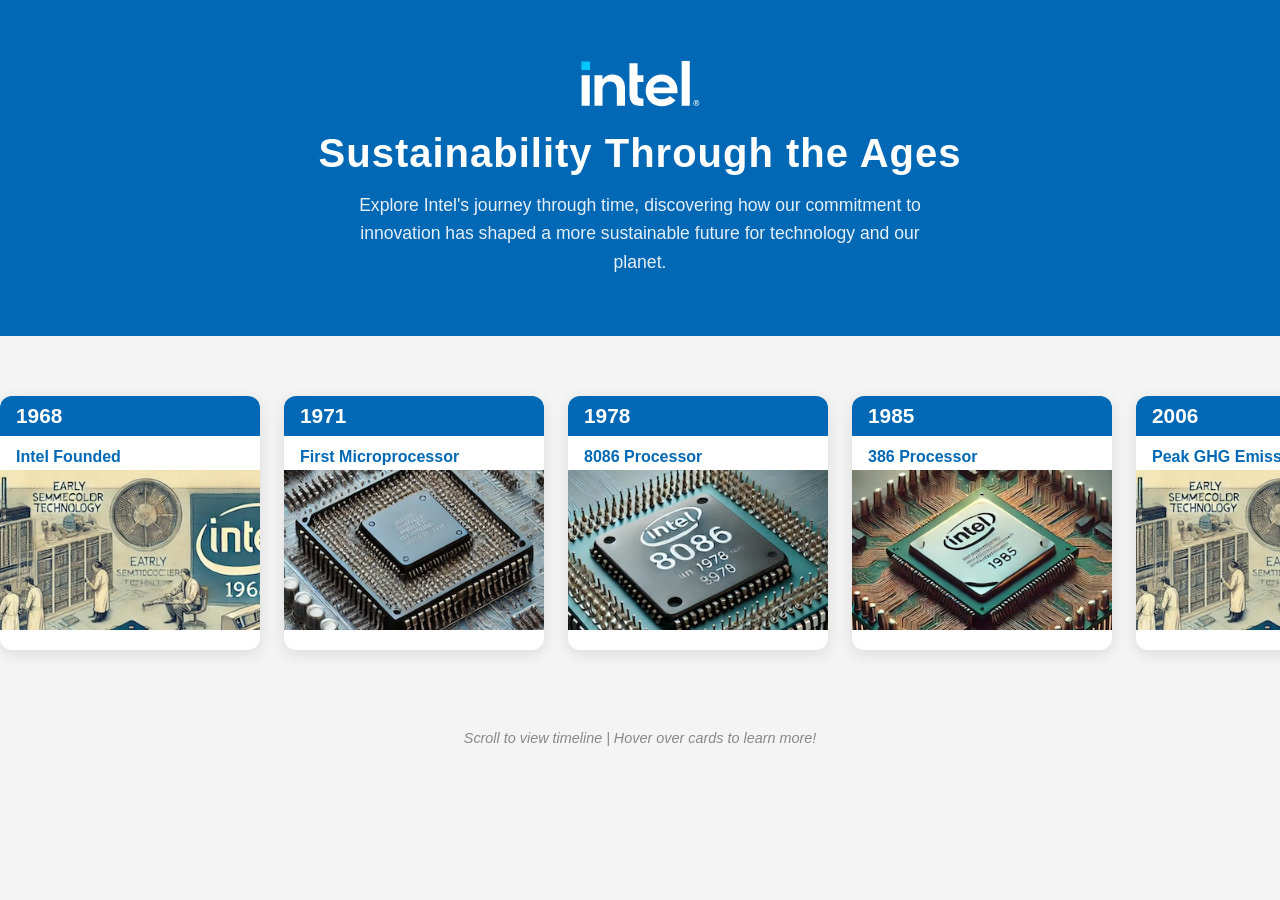
<file: index.html>
<!DOCTYPE html>
<html lang="en">
<head>
  <meta charset="UTF-8" />
  <meta name="viewport" content="width=device-width, initial-scale=1.0" />
  <title>Intel: Sustainability Through the Ages</title>
  <link rel="stylesheet" href="style.css" />
</head>
<body>

  <!-- Header / Hero Section -->
  <header>
    <div>
      <img src="intel-header-logo.svg" alt="Intel Logo" />
      <h1>Sustainability Through the Ages</h1>
      <p>Explore Intel's journey through time, discovering how our commitment
      to innovation has shaped a more sustainable future for technology
      and our planet.</p>
    </div>
  </header>

  <!-- Timeline Cards Section -->
  <section>
    <div>

      <!-- Card 1: 1968 -->
      <div>
        <h2>1968</h2>
        <h3>Intel Founded</h3>
        <img src="1.jpg" alt="Intel Founded 1968" />
        <p>Robert Noyce and Gordon Moore rename the newly formed company
        NM Electronics to Intel Corporation, laying the foundation for
        decades of technological innovation.</p>
      </div>

      <!-- Card 2: 1971 -->
      <div>
        <h2>1971</h2>
        <h3>First Microprocessor</h3>
        <img src="2.jpg" alt="First Microprocessor 1971" />
        <p>Intel debuts the 4004, the world's first commercial microprocessor,
        igniting the microprocessor revolution and propelling the future
        of computing devices.</p>
      </div>

      <!-- Card 3: 1978 -->
      <div>
        <h2>1978</h2>
        <h3>8086 Processor</h3>
        <img src="3.jpg" alt="8086 Processor 1978" />
        <p>Launch of the 8086 processor, establishing the x86 architecture
        that drives countless PCs and servers in the modern era.</p>
      </div>

      <!-- Card 4: 1985 -->
      <div>
        <h2>1985</h2>
        <h3>386 Processor</h3>
        <img src="4.jpg" alt="386 Processor 1985" />
        <p>Intel introduces the 386 processor with 32-bit architecture,
        ushering in a new era of performance and multitasking for
        personal computers.</p>
      </div>

      <!-- Card 5: 2006 -->
      <div>
        <h2>2006</h2>
        <h3>Peak GHG Emissions</h3>
        <img src="1.jpg" alt="Peak GHG Emissions 2006" />
        <p>This year marks Intel's highest annual greenhouse gas emissions
        for operations. Over subsequent years, Intel invests heavily in
        chemical abatement, renewable energy, and energy-efficient
        manufacturing to reverse this trend.</p>
      </div>

      <!-- Card 6: 2020 -->
      <div>
        <h2>2020</h2>
        <h3>RISE Strategy</h3>
        <img src="2.jpg" alt="RISE Strategy 2020" />
        <p>Intel launches its RISE strategy and 2030 goals, committing to
        responsible, inclusive, and sustainable business practices across
        its global operations and supply chain.</p>
      </div>

      <!-- Card 7: 2021 -->
      <div>
        <h2>2021</h2>
        <h3>Net Zero by 2040</h3>
        <img src="3.jpg" alt="Net Zero 2021" />
        <p>Intel announces its commitment to achieve net-zero greenhouse
        gas emissions (Scope 1 and 2) across its global operations
        by 2040, building on years of environmental initiatives.</p>
      </div>

      <!-- Card 8: 2023 -->
      <div>
        <h2>2023</h2>
        <h3>Renewable Electricity</h3>
        <img src="4.jpg" alt="Renewable Electricity 2023" />
        <p>The company achieves 99% renewable electricity usage worldwide,
        helping to drastically lower carbon emissions and driving progress
        toward Intel's long-term sustainability goals.</p>
      </div>

      <!-- Card 9: 2024 -->
      <div>
        <h2>2024</h2>
        <h3>Sustainability Summit</h3>
        <img src="1.jpg" alt="Sustainability Summit 2024" />
        <p>Intel hosts its first Sustainability Summit, uniting suppliers,
        government officials, and industry leaders to collaborate on
        next-generation sustainable semiconductor manufacturing.</p>
      </div>

    </div>
  </section>

  <p>Scroll to view timeline | Hover over cards to learn more!</p>

</body>
</html>
</file>
<file: style.css>
* {
  margin: 0;
  padding: 0;
  box-sizing: border-box;
}

body {
  font-family: 'Arial', sans-serif;
  background-color: #f4f4f4;
  color: #333;
}

/* HERO SECTION */
header {
  background-color: #0068b5;
  color: white;
  padding: 60px 40px;
  text-align: center;
}

header img {
  width: 120px;
  margin-bottom: 20px;
}

header h1 {
  font-size: 2.5rem;
  font-weight: bold;
  margin-bottom: 15px;
  letter-spacing: 1px;
}

header p {
  font-size: 1.1rem;
  max-width: 600px;
  margin: 0 auto;
  opacity: 0.9;
  line-height: 1.6;
}

/* TIMELINE SECTION */
section {
  padding: 40px 20px;
  overflow-x: auto;
  scroll-snap-type: x mandatory;
}

section > div {
  display: flex;
  flex-direction: row;
  gap: 24px;
  width: max-content;
  padding: 20px;
}

/* MILESTONE CARDS */
div > div {
  background: white;
  border-radius: 12px;
  box-shadow: 0 4px 15px rgba(0,0,0,0.1);
  width: 260px;
  overflow: hidden;
  scroll-snap-align: start;
  transition: transform 0.3s ease, box-shadow 0.3s ease;
  position: relative;
  cursor: pointer;
}

div > div:hover {
  transform: scale(1.05);
  box-shadow: 0 8px 25px rgba(0, 104, 181, 0.3);
}

div > div img {
  width: 100%;
  height: 160px;
  object-fit: cover;
}

div > div h2 {
  background-color: #0068b5;
  color: white;
  padding: 8px 16px;
  font-size: 1.3rem;
}

div > div h3 {
  padding: 12px 16px 4px;
  font-size: 1rem;
  color: #0068b5;
}

/* HIDDEN DETAILS - shown on hover */
div > div p {
  padding: 0 16px 16px;
  font-size: 0.85rem;
  color: #555;
  line-height: 1.5;
  max-height: 0;
  overflow: hidden;
  opacity: 0;
  transition: max-height 0.4s ease, opacity 0.4s ease;
}

div > div:hover p {
  max-height: 200px;
  opacity: 1;
}

/* FOOTER NOTE */
section + p {
  text-align: center;
  padding: 20px;
  color: #888;
  font-size: 0.9rem;
  font-style: italic;
}

/* RESPONSIVE - mobile stacks vertically */
@media (max-width: 768px) {
  section > div {
    flex-direction: column;
    width: 100%;
    align-items: center;
  }

  div > div {
    width: 90%;
    max-width: 340px;
  }

  section {
    overflow-x: hidden;
    scroll-snap-type: none;
  }
}
</file>
